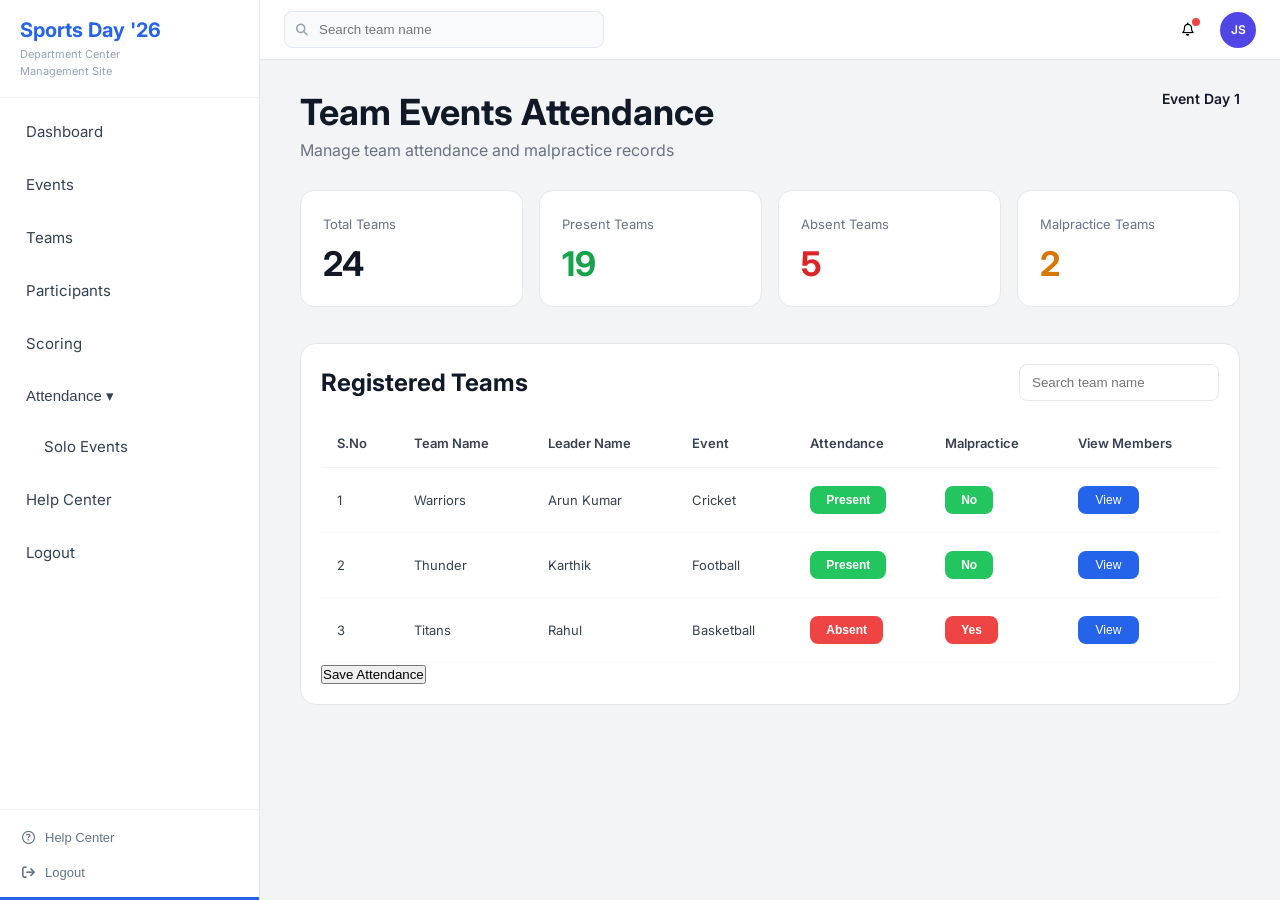
<file: Attendence page/index.html>
<!DOCTYPE html>
<html lang="en">
<head>
    <meta charset="UTF-8">
    <meta name="viewport" content="width=device-width, initial-scale=1.0">
    <title>Sports Day Attendance</title>

    <link href="https://fonts.googleapis.com/css2?family=Inter:wght@400;500;600;700&display=swap" rel="stylesheet">

    <link rel="stylesheet"
    href="https://cdnjs.cloudflare.com/ajax/libs/font-awesome/6.5.1/css/all.min.css">

    <link rel="stylesheet" href="style.css">
</head>

<body>

<div class="app">

    <!-- SIDEBAR -->

    <aside class="sidebar">

        <!-- LOGO -->

        <div class="sidebar-brand">

            <div class="brand-text">
                <h2>Sports Day '26</h2>

                <p>
                    Department Center <br>
                    Management Site
                </p>
            </div>

        </div>
     
        <!-- NAVIGATION -->
           <nav class="sidebar-nav">
  <a href="../Event_Dash_Schedule.html">Dashboard</a>
  <a href="../Event_Dash_Schedule.html">Events</a>
  <a href="../Event_Dash_Schedule.html">Teams</a>
  <a href="../Event_Dash_Schedule.html">Participants</a>
  <a href="../SportsProject/scoring.html">Scoring</a>

  <div class="dropdown">
    <button class="drop-btn">Attendance ▾</button>
    <div class="drop-menu">
      <a href="../attendence page3/index.html">Solo Events</a>
    </div>
  </div>

  <a href="../SportsProject/scoring.html">Help Center</a>
  <a href="../Event_Dash_Schedule.html">Logout</a>
</nav>
            
        <!-- FOOTER -->

        <div class="sidebar-footer">

            <button class="footer-btn">
                <i class="fa-regular fa-circle-question"></i>
                <span>Help Center</span>
            </button>

            <button class="footer-btn">
                <i class="fa-solid fa-arrow-right-from-bracket"></i>
                <span>Logout</span>
            </button>

        </div>

    </aside>

    <!-- MAIN CONTENT -->

    <main class="main-content">

        <!-- TOPBAR -->

        <header class="topbar">

            <div class="search-box">

                <i class="fa-solid fa-magnifying-glass"></i>

                <input type="text"
                placeholder="Search team name">

            </div>

            <div class="topbar-right">

                <button class="notification-btn">
                    <i class="fa-regular fa-bell"></i>
                    <span class="dot"></span>
                </button>

                <div class="profile-avatar">
                    JS
                </div>

            </div>

        </header>

        <!-- PAGE CONTENT -->

        <section class="page-wrapper">

            <!-- PAGE HEADER -->

            <div class="page-header">

                <div>
                    <h1>Team Events Attendance</h1>

                    <p>
                        Manage team attendance and malpractice records
                    </p>
                </div>

                <h4>Event Day 1</h4>

            </div>

            <!-- STATS -->

            <div class="stats-grid">

                <div class="stat-card">
                    <span>Total Teams</span>
                    <h2>24</h2>
                </div>

                <div class="stat-card green">
                    <span>Present Teams</span>
                    <h2>19</h2>
                </div>

                <div class="stat-card red">
                    <span>Absent Teams</span>
                    <h2>5</h2>
                </div>

                <div class="stat-card orange">
                    <span>Malpractice Teams</span>
                    <h2>2</h2>
                </div>

            </div>

            <!-- TABLE CARD -->

            <div class="table-card">

                <div class="table-header">

                    <h3>Registered Teams</h3>

                    <input type="text"
                    placeholder="Search team name">

                </div>

                <!-- TABLE -->

                <table>

                    <thead>

                        <tr>
                            <th>S.No</th>
                            <th>Team Name</th>
                            <th>Leader Name</th>
                            <th>Event</th>
                            <th>Attendance</th>
                            <th>Malpractice</th>
                            <th>View Members</th>
                        </tr>

                    </thead>

                    <tbody>

                        <tr>

                            <td>1</td>
                            <td>Warriors</td>
                            <td>Arun Kumar</td>
                            <td>Cricket</td>

                            <td>
                                <button class="status-btn present"
                                    onclick="toggleAttendance(this)">
                                    Present
                                </button>
                            </td>

                            <td>
                                <button class="status-btn no">
                                    No
                                </button>
                            </td>

                            <td>
                                <button class="view-btn">
                                    View
                                </button>
                            </td>

                        </tr>

                        <tr>

                            <td>2</td>
                            <td>Thunder</td>
                            <td>Karthik</td>
                            <td>Football</td>

                            <td>
                                <button class="status-btn present"
                                    onclick="toggleAttendance(this)">
                                    Present
                                </button>
                            </td>

                            <td>
                                <button class="status-btn no">
                                    No
                                </button>
                            </td>

                            <td>
                                <button class="view-btn">
                                    View
                                </button>
                            </td>

                        </tr>

                        <tr>

                            <td>3</td>
                            <td>Titans</td>
                            <td>Rahul</td>
                            <td>Basketball</td>

                            <td>
                                <button class="status-btn absent"
                                    onclick="toggleAttendance(this)">
                                    Absent
                                </button>
                            </td>

                            <td>
                                <button class="status-btn yes">
                                    Yes
                                </button>
                            </td>

                            <td>
                                <button class="view-btn">
                                    View
                                </button>
                            </td>

                        </tr>

                    </tbody>

                </table>

                <!-- SAVE BUTTON -->

                <div class="save_color"></div>
                <button onclick="window.location.href='../Attendence page2/index.html'">
                      <center>Save Attendance</center>
                </button>
               </div> 

            </div>

        </section>

    </main>

</div>

<script>

function toggleAttendance(button){

    if(button.classList.contains("present")){

        button.classList.remove("present");
        button.classList.add("absent");

        button.innerText = "Absent";

    }

    else{

        button.classList.remove("absent");
        button.classList.add("present");

        button.innerText = "Present";

    }

}

</script>

</body>
</html>
</file>
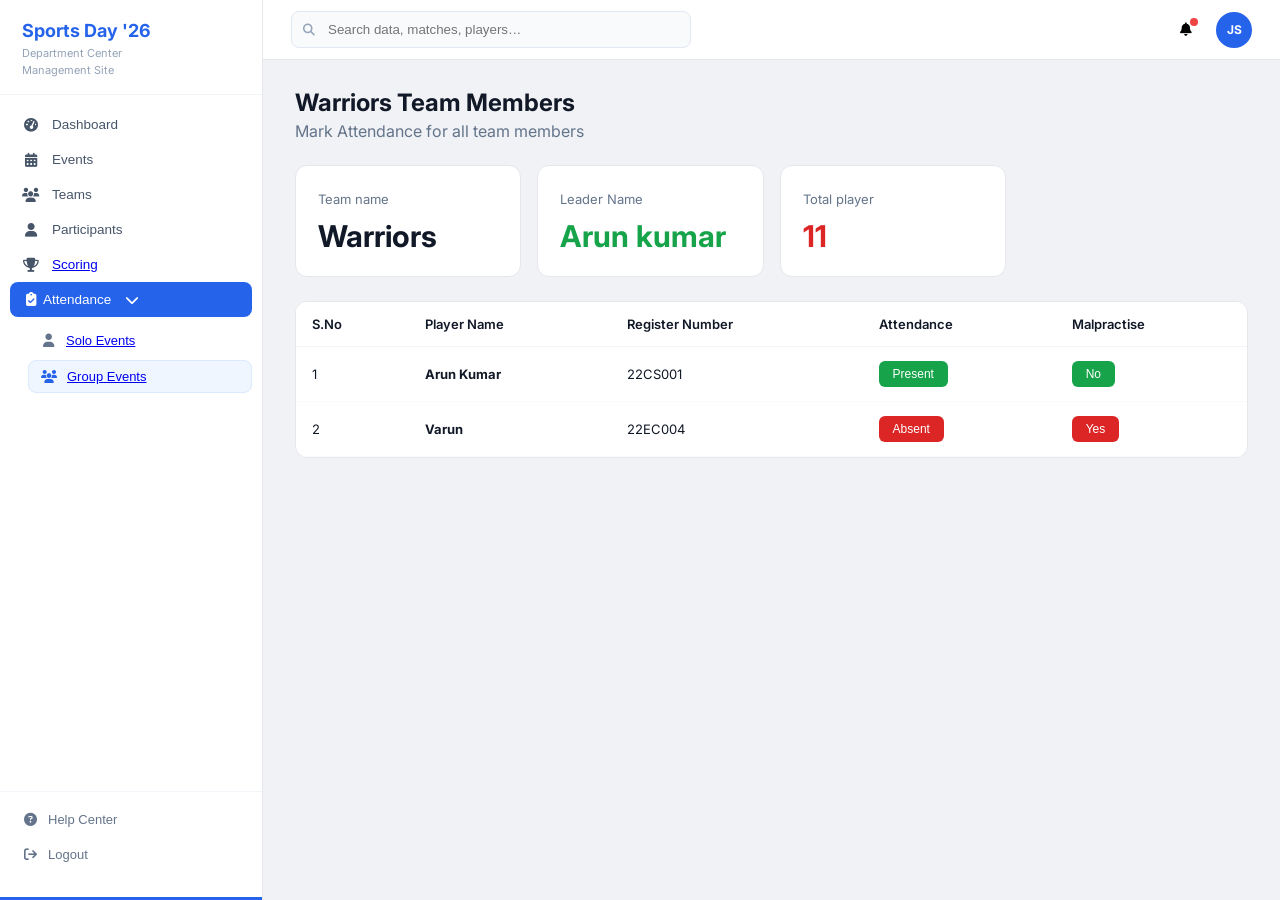
<file: Attendence page2/index.html>
<!DOCTYPE html>
<html lang="en">
<head>
  <meta charset="UTF-8"/>
  <meta name="viewport" content="width=device-width, initial-scale=1.0"/>

  <title>Sports Day Dashboard</title>

  <!-- Google Font -->
  <link href="https://fonts.googleapis.com/css2?family=Inter:wght@400;500;600;700&display=swap" rel="stylesheet"/>

  <!-- Font Awesome -->
  <link href="https://cdnjs.cloudflare.com/ajax/libs/font-awesome/6.5.0/css/all.min.css" rel="stylesheet"/>

  <!-- CSS -->
  <link rel="stylesheet" href="style.css"/>
</head>

<body>
<div class="app">

  <!-- SIDEBAR -->
  <aside class="sidebar">

    <!-- Brand -->
    <div class="sidebar-brand">

      <div class="brand-text">
        <h2>Sports Day '26</h2>
        <p>Department Center<br>Management Site</p>
      </div>

    </div>

    <!-- Navigation -->
    <nav class="sidebar-nav">

      <button class="nav-btn">
        <i class="fas fa-gauge-high"></i>
        Dashboard
      </button>

      <button class="nav-btn">
        <i class="fas fa-calendar-days"></i>
        Events
      </button>

      <button class="nav-btn">
        <i class="fas fa-users"></i>
        Teams
      </button>

      <button class="nav-btn">
        <i class="fas fa-user"></i>
        Participants
      </button>
      <button class="nav-btn">
        <i class="fas fa-trophy"></i>
        <a href="../SportsProject/scoring.html">Scoring</a>
      </button>

      <!-- Attendance with Submenu -->
      <div class="nav-group active">

        <button class="nav-btn active submenu-toggle">

          <div class="nav-left">
            <i class="fas fa-clipboard-check"></i>
            <span>Attendance</span>
          </div>

          <i class="fas fa-chevron-down submenu-arrow"></i>

        </button>

        <!-- Submenu -->
        <div class="submenu">

          <button class="submenu-btn active">
            <i class="fas fa-user"></i>
            <a href="../attendence page3/index.html">Solo Events</a>
          </button>

          <button class="submenu-grp">
            <i class="fas fa-users"></i>
            <a href="../Attendence page/index.html">Group Events</a>
          </button>

        </div>

      </div>

    </nav>

    <!-- Footer -->
    <div class="sidebar-footer">

      <button class="footer-btn">
        <i class="fas fa-circle-question"></i>
        Help Center
      </button>

      <button class="footer-btn">
        <i class="fas fa-arrow-right-from-bracket"></i>
        Logout
      </button>

    </div>

  </aside>

  <!-- MAIN CONTENT -->
  <main class="main-content">

    <!-- Topbar -->
    <header class="topbar">

      <div class="search-box">
        <i class="fas fa-magnifying-glass"></i>
        <input type="text" placeholder="Search data, matches, players…"/>
      </div>

      <div class="topbar-right">

        <button class="notification-btn">
          <i class="fas fa-bell"></i>
          <span class="dot"></span>
        </button>

        <div class="profile-avatar">
          JS
        </div>

      </div>

    </header>

    <!-- Page -->
    <div class="page-wrapper">

      <!-- Header -->
      <div class="page-header">
        <h1>Warriors Team Members</h1>
        <p>Mark Attendance for all team members</p>
      </div>

      <!-- Stats -->
      <div class="stats-grid">

        <div class="stat-card">
          <span>Team name</span>
          <h2>Warriors</h2>
        </div>

        <div class="stat-card green">
          <span>Leader Name</span>
          <h2>Arun kumar</h2>
        </div>

        <div class="stat-card red">
          <span>Total player</span>
          <h2>11</h2>
        </div>

        

      </div>

      <!-- Table Card -->
      <div class="table-card">

        <table>

          <thead>
            <tr>
              <th>S.No</th>
              <th>Player Name</th>
              <th>Register Number</th>
            
              <th>Attendance</th>
              <th>Malpractise</th>
            </tr>
          </thead>

          <tbody>

            <tr>
              <td>1</td>
              <td><strong>Arun Kumar</strong></td>
              <td>22CS001</td>
             

              <!-- CHANGEABLE PRESENT / ABSENT -->
              <td>
                <button class="status-btn present"
                  onclick="toggleAttendance(this)">
                  Present
                </button>
              </td>

              <td>
                <button class="status-btn no">
                  No
                </button>
              </td>
            </tr>

            <tr>
              <td>2</td>
              <td><strong>Varun</strong></td>
              <td>22EC004</td>
              

              <td>
                <button class="status-btn absent"
                  onclick="toggleAttendance(this)">
                  Absent
                </button>
              </td>

              <td>
                <button class="status-btn yes">
                  Yes
                </button>
              </td>
            </tr>

          </tbody>

        </table>

      </div>

    </div>

  </main>

</div>

<script>

function toggleAttendance(button){

    if(button.classList.contains("present")){

        button.classList.remove("present");
        button.classList.add("absent");

        button.innerText = "Absent";

    }else{

        button.classList.remove("absent");
        button.classList.add("present");

        button.innerText = "Present";
    }
}

</script>

</body>
</html>
</file>
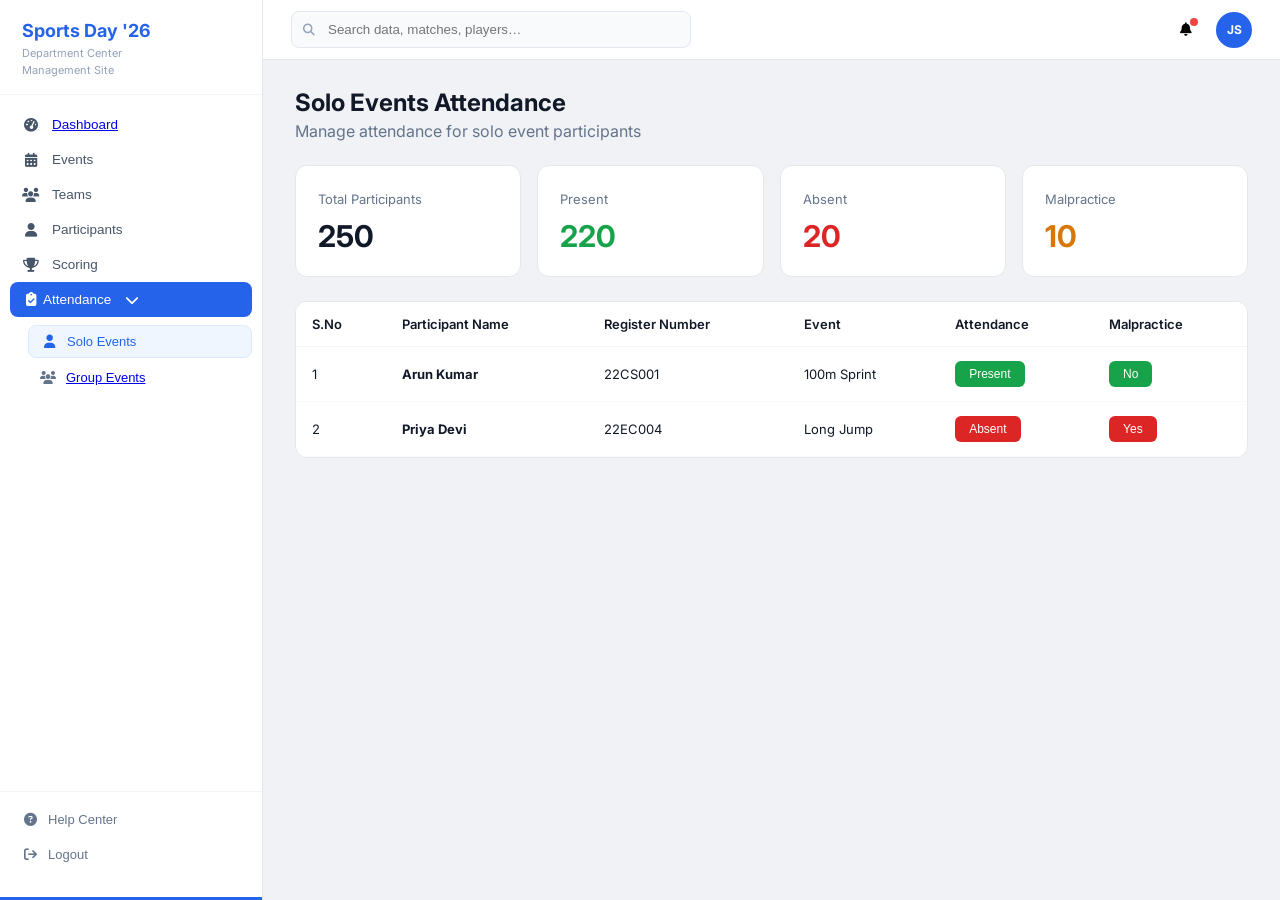
<file: Attendence page3/index.html>
<!DOCTYPE html>
<html lang="en">
<head>
  <meta charset="UTF-8"/>
  <meta name="viewport" content="width=device-width, initial-scale=1.0"/>

  <title>Sports Day Dashboard</title>

  <!-- Google Font -->
  <link href="https://fonts.googleapis.com/css2?family=Inter:wght@400;500;600;700&display=swap" rel="stylesheet"/>

  <!-- Font Awesome -->
  <link href="https://cdnjs.cloudflare.com/ajax/libs/font-awesome/6.5.0/css/all.min.css" rel="stylesheet"/>

  <!-- CSS -->
  <link rel="stylesheet" href="style.css"/>
</head>

<body>
<div class="app">

  <!-- SIDEBAR -->
  <aside class="sidebar">

    <!-- Brand -->
    <div class="sidebar-brand">

      <div class="brand-text">
        <h2>Sports Day '26</h2>
        <p>Department Center<br>Management Site</p>
      </div>

    </div>

    <!-- Navigation -->
    <nav class="sidebar-nav">

      <button class="nav-btn">
        <i class="fas fa-gauge-high"></i>
        <a href="../Event_Dash_Schedule.html">Dashboard</a>
      </button>

      <button class="nav-btn">
        <i class="fas fa-calendar-days"></i>
        Events
      </button>

      <button class="nav-btn">
        <i class="fas fa-users"></i>
        Teams
      </button>

      <button class="nav-btn">
        <i class="fas fa-user"></i>
        Participants
      </button>
       <button class="nav-btn">
        <i class="fas fa-trophy"></i>
        Scoring
      </button>

      <!-- Attendance with Submenu -->
      <div class="nav-group active">

        <button class="nav-btn active submenu-toggle">

          <div class="nav-left">
            <i class="fas fa-clipboard-check"></i>
            <span>Attendance</span>
          </div>

          <i class="fas fa-chevron-down submenu-arrow"></i>

        </button>

        <!-- Submenu -->
        <div class="submenu">

          <button class="submenu-btn active">
            <i class="fas fa-user"></i>
           Solo Events
          </button>

          <button class="submenu-btn">
            <i class="fas fa-users"></i>
           <a href="../Attendence page/index.html"> Group Events</a>
          </button>

        </div>

      </div>

    </nav>

    <!-- Footer -->
    <div class="sidebar-footer">

      <button class="footer-btn">
        <i class="fas fa-circle-question"></i>
        Help Center
      </button>

      <button class="footer-btn">
        <i class="fas fa-arrow-right-from-bracket"></i>
        Logout
      </button>

    </div>

  </aside>

  <!-- MAIN CONTENT -->
  <main class="main-content">

    <!-- Topbar -->
    <header class="topbar">

      <div class="search-box">
        <i class="fas fa-magnifying-glass"></i>
        <input type="text" placeholder="Search data, matches, players…"/>
      </div>

      <div class="topbar-right">

        <button class="notification-btn">
          <i class="fas fa-bell"></i>
          <span class="dot"></span>
        </button>

        <div class="profile-avatar">
          JS
        </div>

      </div>

    </header>

    <!-- Page -->
    <div class="page-wrapper">

      <!-- Header -->
      <div class="page-header">
        <h1>Solo Events Attendance</h1>
        <p>Manage attendance for solo event participants</p>
      </div>

      <!-- Stats -->
      <div class="stats-grid">

        <div class="stat-card">
          <span>Total Participants</span>
          <h2>250</h2>
        </div>

        <div class="stat-card green">
          <span>Present</span>
          <h2>220</h2>
        </div>

        <div class="stat-card red">
          <span>Absent</span>
          <h2>20</h2>
        </div>

        <div class="stat-card orange">
          <span>Malpractice</span>
          <h2>10</h2>
        </div>

      </div>

      <!-- Table Card -->
      <div class="table-card">

        <table>

          <thead>
            <tr>
              <th>S.No</th>
              <th>Participant Name</th>
              <th>Register Number</th>
              <th>Event</th>
              <th>Attendance</th>
              <th>Malpractice</th>
            </tr>
          </thead>

          <tbody>

            <tr>
              <td>1</td>
              <td><strong>Arun Kumar</strong></td>
              <td>22CS001</td>
              <td>100m Sprint</td>

              <!-- CHANGEABLE PRESENT / ABSENT -->
              <td>
                <button class="status-btn present"
                  onclick="toggleAttendance(this)">
                  Present
                </button>
              </td>

              <td>
                <button class="status-btn no">
                  No
                </button>
              </td>
            </tr>

            <tr>
              <td>2</td>
              <td><strong>Priya Devi</strong></td>
              <td>22EC004</td>
              <td>Long Jump</td>

              <td>
                <button class="status-btn absent"
                  onclick="toggleAttendance(this)">
                  Absent
                </button>
              </td>

              <td>
                <button class="status-btn yes">
                  Yes
                </button>
              </td>
            </tr>

          </tbody>

        </table>

      </div>

    </div>

  </main>

</div>

<script>

function toggleAttendance(button){

    if(button.classList.contains("present")){

        button.classList.remove("present");
        button.classList.add("absent");

        button.innerText = "Absent";

    }else{

        button.classList.remove("absent");
        button.classList.add("present");

        button.innerText = "Present";
    }
}

</script>

</body>
</html>
</file>
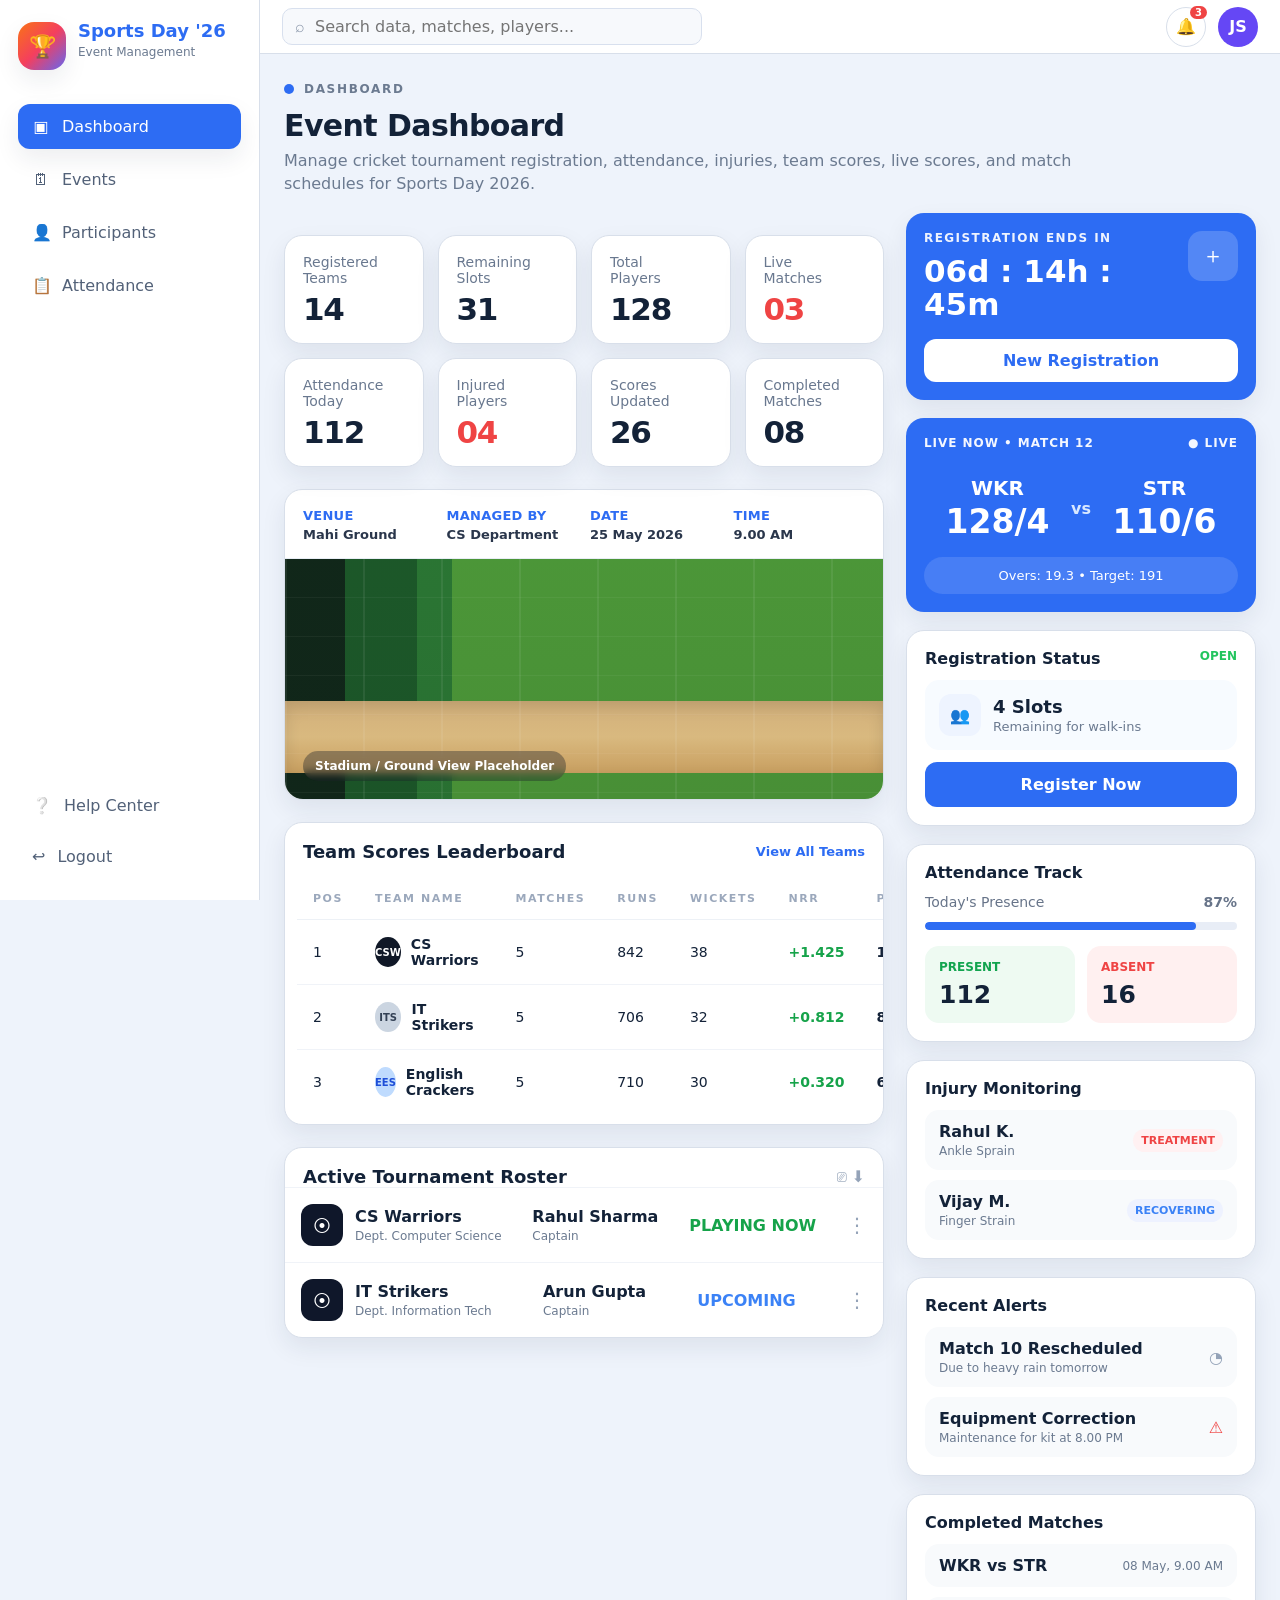
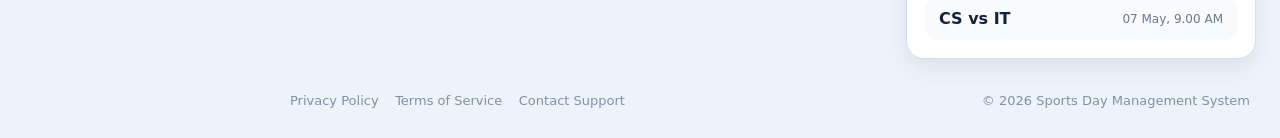
<file: Event_Dash_Schedule.html>
<!DOCTYPE html>
<html lang="en">
<head>
  <meta charset="UTF-8" />
  <meta name="viewport" content="width=device-width, initial-scale=1.0" />
  <title>Sports Day '26 | Event Dashboard & Schedule</title>
  <style>
    :root{
      --bg:#eef3fb;
      --panel:#ffffff;
      --text:#132238;
      --muted:#6b7a90;
      --line:#d8dfea;
      --blue:#2d6cf3;
      --blue-dark:#245de0;
      --green:#22c55e;
      --red:#ef4444;
      --amber:#f59e0b;
      --shadow:0 10px 24px rgba(20,35,60,.08);
      --radius:22px;
      --sidebar:260px;
    }
    *{box-sizing:border-box}
    html,body{margin:0;height:100%;font-family:Inter,system-ui,-apple-system,Segoe UI,Roboto,Arial,sans-serif;color:var(--text);background:var(--bg)}
    button,input{font:inherit}
    .app{min-height:100vh;display:flex}
    .sidebar{
      width:var(--sidebar);background:#fff;border-right:1px solid var(--line);
      padding:22px 18px;display:flex;flex-direction:column;justify-content:space-between;
      position:sticky;top:0;height:100vh
    }
    .brand{display:flex;gap:12px;align-items:flex-start;margin-bottom:34px}
    .brand-badge{
      width:48px;height:48px;border-radius:16px;background:linear-gradient(135deg,#f97316,#f43f5e,#6366f1);
      display:grid;place-items:center;color:#fff;font-size:22px;box-shadow:var(--shadow)
    }
    .brand h1{margin:0;font-size:18px;line-height:1.05;color:var(--blue);font-weight:800}
    .brand p{margin:4px 0 0;font-size:12px;color:var(--muted)}
    .nav{display:flex;flex-direction:column;gap:8px}
    .nav button{
      border:0;background:transparent;padding:13px 14px;border-radius:12px;
      display:flex;align-items:center;gap:12px;color:#526178;cursor:pointer;text-align:left
    }
    .nav button.active{background:var(--blue);color:#fff;box-shadow:var(--shadow)}
    .nav .icon{width:18px;text-align:center;flex:0 0 18px}
    .sidebar-bottom{display:flex;flex-direction:column;gap:8px}
    .sidebar-bottom button{
      border:0;background:transparent;padding:12px 14px;border-radius:12px;
      display:flex;align-items:center;gap:12px;color:#526178;cursor:pointer;text-align:left
    }

    .main{flex:1;min-width:0}
    .topbar{
      height:54px;background:#fff;border-bottom:1px solid var(--line);
      display:flex;align-items:center;justify-content:space-between;padding:0 22px 0 22px;position:sticky;top:0;z-index:10
    }
    .search{
      width:min(420px,52vw);display:flex;align-items:center;gap:10px;background:#f7f9fc;border:1px solid #d8e0ee;
      border-radius:10px;padding:6px 12px;color:#8a97aa
    }
    .search input{border:0;outline:none;background:transparent;width:100%;padding:2px 0;color:var(--text)}
    .top-actions{display:flex;align-items:center;gap:12px}
    .bell{
      width:40px;height:40px;border-radius:50%;display:grid;place-items:center;background:#fff;border:1px solid var(--line);position:relative
    }
    .badge{
      position:absolute;right:-2px;top:-2px;background:#ef4444;color:#fff;border-radius:999px;padding:1px 5px;font-size:10px;font-weight:700
    }
    .avatar{width:40px;height:40px;border-radius:50%;background:#6547f5;color:#fff;display:grid;place-items:center;font-weight:700}
    .content{padding:28px 24px 30px}
    .screen{display:none}
    .screen.active{display:block}
    .headline h2{margin:0;font-size:30px;letter-spacing:-.02em}
    .headline p{margin:6px 0 0;color:var(--muted);line-height:1.45;max-width:820px}
    .grid-dashboard{display:grid;grid-template-columns:minmax(0,1fr) 350px;gap:22px;margin-top:18px}
    .cards-row{display:grid;grid-template-columns:repeat(4,minmax(0,1fr));gap:14px}
    .metric{
      background:var(--panel);border:1px solid var(--line);border-radius:18px;padding:18px;box-shadow:var(--shadow);min-height:102px
    }
    .metric .label{font-size:14px;color:#69788f}
    .metric .value{margin-top:8px;font-size:31px;font-weight:800;line-height:1;letter-spacing:-.04em}
    .metric .value.red{color:var(--red)}
    .panel{background:var(--panel);border:1px solid var(--line);border-radius:18px;box-shadow:var(--shadow)}
    .venue-panel .meta{
      display:grid;grid-template-columns:repeat(4,1fr);border-bottom:1px solid #e8edf5;padding:18px 18px 16px;gap:12px
    }
    .meta .k{font-size:13px;color:var(--blue);font-weight:800;letter-spacing:.02em;text-transform:uppercase}
    .meta .v{margin-top:4px;font-size:13px;font-weight:700;color:#2a364b}
    .venue-image{
      height:240px;margin:0;position:relative;overflow:hidden;border-radius:0 0 18px 18px;
      background:
        linear-gradient(180deg, rgba(10,20,18,.05), rgba(10,20,18,.10)),
        linear-gradient(90deg,#11281a 0 10%, #1d5b2a 10% 22%, #2c7a35 22% 28%, #4f9d3a 28% 100%);
    }
    .venue-image::before{
      content:"";position:absolute;inset:auto 0 26px 0;height:72px;
      background:linear-gradient(180deg,#d2b07b,#d9b97f 50%,#c89f60);
      box-shadow:inset 0 6px 16px rgba(0,0,0,.12)
    }
    .venue-image::after{
      content:"";position:absolute;inset:0;background:
        linear-gradient(transparent 0 0),
        repeating-linear-gradient(90deg, rgba(255,255,255,.12) 0 2px, transparent 2px 78px),
        repeating-linear-gradient(180deg, transparent 0 38px, rgba(255,255,255,.08) 38px 39px);
      opacity:.6
    }
    .venue-image .label{
      position:absolute;left:18px;bottom:18px;z-index:1;color:#fff;background:rgba(17,24,39,.35);
      padding:8px 12px;border-radius:999px;font-size:12px;font-weight:700;backdrop-filter:blur(5px)
    }
    .right-col{display:flex;flex-direction:column;gap:18px}
    .blue-card{
      background:var(--blue);color:#fff;border-radius:18px;padding:18px;box-shadow:var(--shadow)
    }
    .blue-card .top{display:flex;justify-content:space-between;gap:12px;align-items:flex-start}
    .blue-card .title{font-size:12px;font-weight:800;letter-spacing:.12em;text-transform:uppercase;opacity:.92}
    .blue-card .timer{font-size:31px;font-weight:800;line-height:1.06;margin-top:10px}
    .new-btn{
      width:100%;margin-top:18px;background:#fff;color:var(--blue);border:0;border-radius:12px;padding:12px 14px;font-weight:800;cursor:pointer
    }
    .live-match .live-head{display:flex;justify-content:space-between;align-items:center;font-size:12px;font-weight:800;letter-spacing:.08em;text-transform:uppercase;opacity:.95}
    .live-match .scoreline{display:grid;grid-template-columns:1fr auto 1fr;align-items:center;text-align:center;margin-top:26px}
    .live-match .team{font-size:20px;font-weight:800}
    .live-match .score{font-size:33px;font-weight:900;margin-top:2px}
    .live-match .vs{color:#d8e8ff;font-weight:700}
    .live-match .overs{
      margin-top:16px;padding:11px 16px;border-radius:999px;background:rgba(255,255,255,.12);text-align:center;font-size:13px
    }
    .card-title{font-size:16px;font-weight:800;margin:0 0 12px}
    .status-open{color:var(--green);font-size:12px;font-weight:800}
    .status-row{display:flex;align-items:flex-start;justify-content:space-between;gap:10px;margin-bottom:12px}
    .status-box{
      display:flex;align-items:center;gap:12px;background:#f7fbff;border-radius:14px;padding:14px;margin-bottom:12px
    }
    .status-icon{
      width:42px;height:42px;border-radius:12px;background:#eef4ff;color:var(--blue);display:grid;place-items:center;font-weight:900
    }
    .status-box .big{font-size:18px;font-weight:800;margin:0}
    .status-box .small{margin:2px 0 0;color:var(--muted);font-size:13px}
    .action-btn{
      width:100%;border:0;border-radius:12px;padding:13px 14px;background:var(--blue);color:#fff;font-weight:800;cursor:pointer
    }
    .attendance .bar{height:8px;background:#e8edf6;border-radius:999px;overflow:hidden;margin:12px 0 16px}
    .attendance .fill{height:100%;width:87%;background:var(--blue);border-radius:999px}
    .split{display:grid;grid-template-columns:1fr 1fr;gap:12px}
    .mini{border-radius:14px;padding:14px;background:#fff}
    .mini.present{background:#eefaf2}
    .mini.absent{background:#fff0f0}
    .mini .label{font-size:12px;font-weight:800;text-transform:uppercase}
    .mini .num{font-size:25px;font-weight:900;margin-top:6px}
    .mini.present .label{color:#12a44f}
    .mini.absent .label{color:#ef4444}
    .injury-item,.alert-item,.match-item,.roster-item{
      display:flex;justify-content:space-between;align-items:center;gap:12px;padding:12px 14px;border-radius:14px;background:#f8fafc
    }
    .injury-stack{display:grid;gap:10px}
    .small-name{font-weight:800}
    .small-sub{font-size:12px;color:var(--muted);margin-top:3px}
    .tag{font-size:11px;font-weight:800;padding:5px 8px;border-radius:999px}
    .tag.treat{background:#fff1f2;color:#ef4444}
    .tag.recover{background:#eef2ff;color:#3b82f6}
    .leaderboard{padding:0}
    .section-header{display:flex;justify-content:space-between;align-items:center;padding:18px 18px 0}
    .section-header h3{margin:0;font-size:18px}
    .section-link{font-size:13px;color:var(--blue);font-weight:800}
    table{width:100%;border-collapse:collapse;margin-top:16px}
    thead th{
      text-align:left;padding:14px 16px;font-size:11px;letter-spacing:.14em;color:#9ba8bc;text-transform:uppercase;font-weight:800;border-bottom:1px solid #edf1f6
    }
    tbody td{padding:16px;border-top:1px solid #f0f3f8;font-size:14px}
    .team-pill{
      display:inline-grid;place-items:center;width:30px;height:30px;border-radius:50%;background:#101827;color:#fff;font-size:10px;font-weight:800;margin-right:10px;vertical-align:middle
    }
    .row-team{display:flex;align-items:center;font-weight:800}
    .nrr{color:#16a34a;font-weight:800}
    .roster .item{padding:16px;border-top:1px solid #f0f3f8;display:flex;justify-content:space-between;align-items:center;gap:12px}
    .roster .item:first-of-type{border-top:0}
    .team-icon{
      width:42px;height:42px;border-radius:12px;background:#0f172a;color:#fff;display:grid;place-items:center;font-size:18px
    }
    .dept{font-size:12px;color:var(--muted);margin-top:3px}
    .team-meta{display:flex;align-items:center;gap:12px}
    .three{font-size:20px;color:#94a3b8}
    .side-stack{display:grid;gap:18px}

    /* schedule */
    .toolbar{
      margin-top:24px;background:#fff;border:1px solid var(--line);border-radius:18px;padding:18px;box-shadow:var(--shadow);
      display:flex;justify-content:space-between;align-items:center;gap:16px;flex-wrap:wrap
    }
    .toolbar .search{width:min(360px,100%)}
    .filters{display:flex;gap:12px;flex-wrap:wrap}
    .chip{
      border:1px solid #dce4f0;background:#fff;color:#1f2937;border-radius:12px;padding:11px 24px;font-weight:700;cursor:pointer
    }
    .chip.active{background:var(--blue);color:#fff;border-color:var(--blue)}
    .outline{
      border:1px solid #9fb8ff;background:#fff;color:var(--blue);border-radius:12px;padding:11px 16px;font-weight:800;cursor:pointer
    }
    .event-list{display:grid;gap:26px;margin-top:26px}
    .event-card{
      background:#fff;border:1px solid var(--line);border-radius:22px;box-shadow:var(--shadow);
      display:grid;grid-template-columns:220px 1fr 160px;gap:18px;align-items:center;padding:16px
    }
    .event-image{
      height:142px;border-radius:18px;position:relative;overflow:hidden;color:#fff;
      display:flex;align-items:flex-end;padding:14px;font-size:12px;font-weight:700;letter-spacing:.03em
    }
    .event-image::before{
      content:"";position:absolute;inset:0;background:linear-gradient(135deg,rgba(255,255,255,.14),rgba(255,255,255,.02))
    }
    .event-image.track{background:
      radial-gradient(circle at 40% 32%, rgba(255,255,255,.25), transparent 18%),
      linear-gradient(135deg,#1f2937,#0f172a 46%, #6b7280);
    }
    .event-image.basket{background:
      radial-gradient(circle at 55% 30%, rgba(255,255,255,.2), transparent 14%),
      linear-gradient(135deg,#2a1b11,#8b4a16 60%,#c98b3d);
    }
    .event-image.cricket{background:
      radial-gradient(circle at 50% 22%, rgba(255,255,255,.2), transparent 18%),
      linear-gradient(135deg,#0e3c28,#1f7a37 55%,#7ac04d);
    }
    .event-image.jump{background:
      radial-gradient(circle at 45% 28%, rgba(255,255,255,.28), transparent 14%),
      linear-gradient(135deg,#1b2148,#4f46e5 55%,#d946ef);
    }
    .event-image .overlay{
      position:absolute;left:0;right:0;bottom:0;padding:16px 14px 12px;
      background:linear-gradient(180deg,transparent,rgba(0,0,0,.58))
    }
    .event-image .overlay small{display:block;color:#e8eef7;font-weight:700}
    .event-image .overlay strong{display:block;margin-top:4px;font-size:22px;line-height:1}
    .event-title{font-size:25px;margin:0;font-weight:900;letter-spacing:-.03em}
    .event-meta{margin-top:12px;color:#677489;font-size:14px;display:grid;gap:8px}
    .event-side{display:flex;flex-direction:column;align-items:flex-end;gap:38px}
    .event-status{
      border-radius:999px;padding:10px 18px;font-size:14px;font-weight:800;color:#fff
    }
    .event-status.live{background:#ef4444}
    .event-status.upcoming{background:#f59e0b}
    .event-status.completed{background:#22c55e}
    .view-btn{
      background:var(--blue);color:#fff;border:0;border-radius:12px;padding:12px 18px;font-weight:800;cursor:pointer
    }
    .footer{display:flex;justify-content:space-between;gap:16px;color:#8090a7;font-size:13px;margin-top:34px;padding:0 6px}
    .footer a{color:inherit;text-decoration:none}
    .copyright{white-space:nowrap}
    .screen-label{display:flex;align-items:center;gap:10px;margin-bottom:12px;font-size:12px;color:var(--muted);font-weight:700;letter-spacing:.14em;text-transform:uppercase}
    .screen-label span{display:inline-flex;width:10px;height:10px;border-radius:50%;background:var(--blue)}
    .mobile-toggle{display:none}

    @media (max-width: 1200px){
      .grid-dashboard{grid-template-columns:1fr}
      .right-col,.side-stack{grid-template-columns:repeat(2,minmax(0,1fr));display:grid}
      .cards-row{grid-template-columns:repeat(2,minmax(0,1fr))}
      .event-card{grid-template-columns:180px 1fr;grid-template-areas:"img body" "img side"}
      .event-image{grid-area:img}
      .event-body{grid-area:body}
      .event-side{grid-area:side;align-items:flex-start;gap:14px;flex-direction:row;justify-content:space-between}
    }
    @media (max-width: 860px){
      .sidebar{
        position:fixed;left:0;top:0;transform:translateX(-100%);transition:.2s ease;z-index:30;box-shadow:var(--shadow)
      }
      .sidebar.open{transform:translateX(0)}
      .mobile-toggle{display:inline-grid;place-items:center;border:1px solid var(--line);background:#fff;border-radius:12px;width:42px;height:42px}
      .topbar{padding:0 14px}
      .content{padding:18px 14px 24px}
      .cards-row{grid-template-columns:1fr}
      .right-col,.side-stack{grid-template-columns:1fr}
      .event-card{grid-template-columns:1fr}
      .event-side{flex-direction:column;align-items:flex-start}
      .headline h2{font-size:26px}
    }
  </style>
</head>
<body>
  <div class="app">
    <aside class="sidebar" id="sidebar">
      <div>
        <div class="brand">
          <div class="brand-badge">🏆</div>
          <div>
            <h1>Sports Day '26</h1>
            <p>Event Management</p>
          </div>
        </div>

        <nav class="nav">
          <button class="active" data-page="dashboard"><span class="icon">▣</span> Dashboard</button>
          <button data-page="events"><span class="icon">🗓</span> Events</button>
          <button><span class="icon">👤</span> Participants</button>
          <button onclick="window.location.href='Attendence page/index.html'">
          <span class="icon">📋</span> Attendance
          </button>
        </nav>
      </div>

      <div class="sidebar-bottom">
        <button><span class="icon">❔</span> Help Center</button>
        <button><span class="icon">↩</span> Logout</button>
      </div>
    </aside>

    <main class="main">
      <header class="topbar">
        <div style="display:flex;align-items:center;gap:12px;">
          <button class="mobile-toggle" id="toggleSidebar" aria-label="Open menu">☰</button>
          <div class="search">
            <span>⌕</span>
            <input type="text" placeholder="Search data, matches, players..." />
          </div>
        </div>
        <div class="top-actions">
          <div class="bell">🔔 <span class="badge">3</span></div>
          <div class="avatar">JS</div>
        </div>
      </header>

      <div class="content">
        <section class="screen active" id="dashboardScreen">
          <div class="screen-label"><span></span> Dashboard</div>
          <div class="headline">
            <h2>Event Dashboard</h2>
            <p>Manage cricket tournament registration, attendance, injuries, team scores, live scores, and match schedules for Sports Day 2026.</p>
          </div>

          <div class="grid-dashboard">
            <div>
              <div class="cards-row" style="margin-top:22px;">
                <div class="metric"><div class="label">Registered<br>Teams</div><div class="value">14</div></div>
                <div class="metric"><div class="label">Remaining<br>Slots</div><div class="value">31</div></div>
                <div class="metric"><div class="label">Total<br>Players</div><div class="value">128</div></div>
                <div class="metric"><div class="label">Live<br>Matches</div><div class="value red">03</div></div>
                <div class="metric"><div class="label">Attendance<br>Today</div><div class="value">112</div></div>
                <div class="metric"><div class="label">Injured<br>Players</div><div class="value red">04</div></div>
                <div class="metric"><div class="label">Scores<br>Updated</div><div class="value">26</div></div>
                <div class="metric"><div class="label">Completed<br>Matches</div><div class="value">08</div></div>
              </div>

              <div class="panel venue-panel" style="margin-top:22px;">
                <div class="meta">
                  <div><div class="k">Venue</div><div class="v">Mahi Ground</div></div>
                  <div><div class="k">Managed By</div><div class="v">CS Department</div></div>
                  <div><div class="k">Date</div><div class="v">25 May 2026</div></div>
                  <div><div class="k">Time</div><div class="v">9.00 AM</div></div>
                </div>
                <div class="venue-image">
                  <div class="label">Stadium / Ground View Placeholder</div>
                </div>
              </div>

              <div class="panel leaderboard" style="margin-top:22px;">
                <div class="section-header">
                  <h3>Team Scores Leaderboard</h3>
                  <div class="section-link">View All Teams</div>
                </div>
                <div style="overflow-x:auto;padding:0 12px 10px;">
                  <table>
                    <thead>
                      <tr>
                        <th>Pos</th><th>Team Name</th><th>Matches</th><th>Runs</th><th>Wickets</th><th>NRR</th><th>Points</th>
                      </tr>
                    </thead>
                    <tbody>
                      <tr><td>1</td><td><div class="row-team"><span class="team-pill">CSW</span>CS Warriors</div></td><td>5</td><td>842</td><td>38</td><td class="nrr">+1.425</td><td><b>10</b></td></tr>
                      <tr><td>2</td><td><div class="row-team"><span class="team-pill" style="background:#cbd5e1;color:#334155;">ITS</span>IT Strikers</div></td><td>5</td><td>706</td><td>32</td><td class="nrr">+0.812</td><td><b>8</b></td></tr>
                      <tr><td>3</td><td><div class="row-team"><span class="team-pill" style="background:#bfdbfe;color:#1d4ed8;">EES</span>English Crackers</div></td><td>5</td><td>710</td><td>30</td><td class="nrr">+0.320</td><td><b>6</b></td></tr>
                    </tbody>
                  </table>
                </div>
              </div>

              <div class="panel roster" style="margin-top:22px;">
                <div class="section-header">
                  <h3>Active Tournament Roster</h3>
                  <div style="display:flex;gap:10px;color:#94a3b8;">⎚ ⬇</div>
                </div>
                <div class="item">
                  <div class="team-meta">
                    <div class="team-icon">⦿</div>
                    <div>
                      <div style="font-weight:800;">CS Warriors</div>
                      <div class="dept">Dept. Computer Science</div>
                    </div>
                  </div>
                  <div>
                    <div style="font-weight:800;">Rahul Sharma</div>
                    <div class="dept">Captain</div>
                  </div>
                  <div style="font-weight:800;color:#16a34a;">PLAYING NOW</div>
                  <div class="three">⋮</div>
                </div>
                <div class="item">
                  <div class="team-meta">
                    <div class="team-icon">⦿</div>
                    <div>
                      <div style="font-weight:800;">IT Strikers</div>
                      <div class="dept">Dept. Information Tech</div>
                    </div>
                  </div>
                  <div>
                    <div style="font-weight:800;">Arun Gupta</div>
                    <div class="dept">Captain</div>
                  </div>
                  <div style="font-weight:800;color:#3b82f6;">UPCOMING</div>
                  <div class="three">⋮</div>
                </div>
              </div>
            </div>

            <div class="right-col">
              <div class="blue-card">
                <div class="top">
                  <div>
                    <div class="title">Registration ends in</div>
                    <div class="timer">06d : 14h :<br>45m</div>
                  </div>
                  <div style="width:50px;height:50px;border-radius:14px;background:rgba(255,255,255,.18);display:grid;place-items:center;font-size:22px;">＋</div>
                </div>
                <button class="new-btn">New Registration</button>
              </div>

              <div class="blue-card live-match">
                <div class="live-head">
                  <span>Live Now • Match 12</span>
                  <span>● Live</span>
                </div>
                <div class="scoreline">
                  <div>
                    <div class="team">WKR</div>
                    <div class="score">128/4</div>
                  </div>
                  <div class="vs">vs</div>
                  <div>
                    <div class="team">STR</div>
                    <div class="score">110/6</div>
                  </div>
                </div>
                <div class="overs">Overs: 19.3 • Target: 191</div>
              </div>

              <div class="panel" style="padding:18px;">
                <div class="status-row">
                  <div class="card-title" style="margin:0;">Registration Status</div>
                  <div class="status-open">OPEN</div>
                </div>
                <div class="status-box">
                  <div class="status-icon">👥</div>
                  <div>
                    <p class="big">4 Slots</p>
                    <p class="small">Remaining for walk-ins</p>
                  </div>
                </div>
                <button class="action-btn">Register Now</button>
              </div>

              <div class="panel" style="padding:18px;">
                <div class="card-title">Attendance Track</div>
                <div style="display:flex;justify-content:space-between;color:#677489;font-size:14px;">
                  <span>Today's Presence</span><b>87%</b>
                </div>
                <div class="attendance">
                  <div class="bar"><div class="fill"></div></div>
                </div>
                <div class="split">
                  <div class="mini present"><div class="label">Present</div><div class="num">112</div></div>
                  <div class="mini absent"><div class="label">Absent</div><div class="num">16</div></div>
                </div>
              </div>

              <div class="panel" style="padding:18px;">
                <div class="card-title">Injury Monitoring</div>
                <div class="injury-stack">
                  <div class="injury-item">
                    <div>
                      <div class="small-name">Rahul K.</div>
                      <div class="small-sub">Ankle Sprain</div>
                    </div>
                    <div class="tag treat">TREATMENT</div>
                  </div>
                  <div class="injury-item">
                    <div>
                      <div class="small-name">Vijay M.</div>
                      <div class="small-sub">Finger Strain</div>
                    </div>
                    <div class="tag recover">RECOVERING</div>
                  </div>
                </div>
              </div>

              <div class="panel" style="padding:18px;">
                <div class="card-title">Recent Alerts</div>
                <div class="injury-stack">
                  <div class="alert-item">
                    <div>
                      <div class="small-name">Match 10 Rescheduled</div>
                      <div class="small-sub">Due to heavy rain tomorrow</div>
                    </div>
                    <div style="color:#94a3b8;">◔</div>
                  </div>
                  <div class="alert-item">
                    <div>
                      <div class="small-name">Equipment Correction</div>
                      <div class="small-sub">Maintenance for kit at 8.00 PM</div>
                    </div>
                    <div style="color:#ef4444;">⚠</div>
                  </div>
                </div>
              </div>

              <div class="panel" style="padding:18px;">
                <div class="card-title">Completed Matches</div>
                <div class="injury-stack">
                  <div class="match-item"><b>WKR vs STR</b><span class="small-sub" style="margin:0;">08 May, 9.00 AM</span></div>
                  <div class="match-item"><b>CS vs IT</b><span class="small-sub" style="margin:0;">07 May, 9.00 AM</span></div>
                </div>
              </div>
            </div>
          </div>

          <div class="footer">
            <div><a href="#">Privacy Policy</a> &nbsp;&nbsp; <a href="#">Terms of Service</a> &nbsp;&nbsp; <a href="#">Contact Support</a></div>
            <div class="copyright">© 2026 Sports Day Management System</div>
          </div>
        </section>

        <section class="screen" id="eventsScreen">
          <div class="screen-label"><span></span> Events</div>
          <div class="headline">
            <h2>Event Schedule</h2>
            <p>Manage schedules, venues and event timings.</p>
          </div>

          <div class="cards-row" style="margin-top:22px;">
            <div class="metric"><div class="label">Total Events</div><div class="value">24</div><div class="label" style="margin-top:10px;">Registered Events</div></div>
            <div class="metric"><div class="label">Live Events</div><div class="value">05</div><div class="label" style="margin-top:10px;">Running Now</div></div>
            <div class="metric"><div class="label">Venues</div><div class="value">12</div><div class="label" style="margin-top:10px;">Available Grounds</div></div>
            <div class="metric"><div class="label">Completed</div><div class="value">14</div><div class="label" style="margin-top:10px;">Finished Events</div></div>
          </div>

          <div class="toolbar">
            <div class="search" style="max-width:420px;flex:1;">
              <span>⌕</span>
              <input type="text" placeholder="Search event results..." />
            </div>
            <div class="filters">
              <button class="chip active">All</button>
              <button class="chip">Solo</button>
              <button class="chip">Team</button>
              <button class="chip">Completed</button>
              <button onclick="window.location.href='SportsProject/result.html'">
              Export Report
              </button>
            </div>
          </div>

          <div style="margin-top:16px;">
            <h3 style="margin:0 0 18px;font-size:28px;letter-spacing:-.03em;">Upcoming &amp; Live Events</h3>
            <div class="event-list">
              <article class="event-card">
                <div class="event-image track">
                  <div class="overlay"><small>Individual Track Event</small><strong>100m Sprint</strong></div>
                </div>
                <div class="event-body">
                  <h4 class="event-title">100m Sprint</h4>
                  <div class="event-meta">
                    <div>Venue: Main Athletics Track</div>
                    <div style="display:grid;grid-template-columns:1fr 1fr;gap:8px;">
                      <div>Date: 24 Oct 2026</div>
                      <div>Time: 09:00 AM</div>
                    </div>
                  </div>
                </div>
                <div class="event-side">
                  <div class="event-status live">LIVE</div>
                  <button class="view-btn">View Details</button>
                </div>
              </article>

              <article class="event-card">
                <div class="event-image basket">
                  <div class="overlay"><small>Team Court Event</small><strong>3×3 Basketball</strong></div>
                </div>
                <div class="event-body">
                  <h4 class="event-title">3×3 Basketball</h4>
                  <div class="event-meta">
                    <div>Venue: Indoor Sports Complex</div>
                    <div style="display:grid;grid-template-columns:1fr 1fr;gap:8px;">
                      <div>Date: 26 Oct 2026</div>
                      <div>Time: 08:00 AM</div>
                    </div>
                  </div>
                </div>
                <div class="event-side">
                  <div class="event-status upcoming">Upcoming</div>
                  <button class="view-btn">View Details</button>
                </div>
              </article>

              <article class="event-card">
                <div class="event-image cricket">
                  <div class="overlay"><small>Team Stadium Event</small><strong>Cricket Finals</strong></div>
                </div>
                <div class="event-body">
                  <h4 class="event-title">Cricket Finals</h4>
                  <div class="event-meta">
                    <div>Venue: Mahi Ground</div>
                    <div style="display:grid;grid-template-columns:1fr 1fr;gap:8px;">
                      <div>Date: 28 Oct 2026</div>
                      <div>Time: 07:00 PM</div>
                    </div>
                  </div>
                </div>
                <div class="event-side">
                  <div class="event-status completed">Completed</div>
                  <button class="view-btn">View Details</button>
                </div>
              </article>

              <article class="event-card">
                <div class="event-image jump">
                  <div class="overlay"><small>Individual Field Event</small><strong>High Jump</strong></div>
                </div>
                <div class="event-body">
                  <h4 class="event-title">High Jump</h4>
                  <div class="event-meta">
                    <div>Venue: North Field Arena</div>
                    <div style="display:grid;grid-template-columns:1fr 1fr;gap:8px;">
                      <div>Date: 29 Oct 2026</div>
                      <div>Time: 04:00 PM</div>
                    </div>
                  </div>
                </div>
                <div class="event-side">
                  <div class="event-status upcoming">Upcoming</div>
                  <button class="view-btn">View Details</button>
                </div>
              </article>
            </div>
          </div>

          <div class="footer" style="margin-top:38px;">
            <div></div>
            <div class="copyright">© 2026 Sports Day Management System</div>
          </div>
        </section>
      </div>
    </main>
  </div>

  <script>
    const navButtons = document.querySelectorAll('.nav button[data-page]');
    const dashboard = document.getElementById('dashboardScreen');
    const events = document.getElementById('eventsScreen');
    const toggleSidebar = document.getElementById('toggleSidebar');
    const sidebar = document.getElementById('sidebar');

    function setPage(page){
      navButtons.forEach(btn => btn.classList.toggle('active', btn.dataset.page === page));
      dashboard.classList.toggle('active', page === 'dashboard');
      events.classList.toggle('active', page === 'events');
      window.scrollTo({ top: 0, behavior: 'smooth' });
    }

    navButtons.forEach(btn => btn.addEventListener('click', () => setPage(btn.dataset.page)));
    toggleSidebar?.addEventListener('click', () => sidebar.classList.toggle('open'));

    document.querySelectorAll('.chip').forEach(chip => {
      chip.addEventListener('click', () => {
        document.querySelectorAll('.chip').forEach(c => c.classList.remove('active'));
        chip.classList.add('active');
      });
    });
  </script>
</body>
</html>
</file>
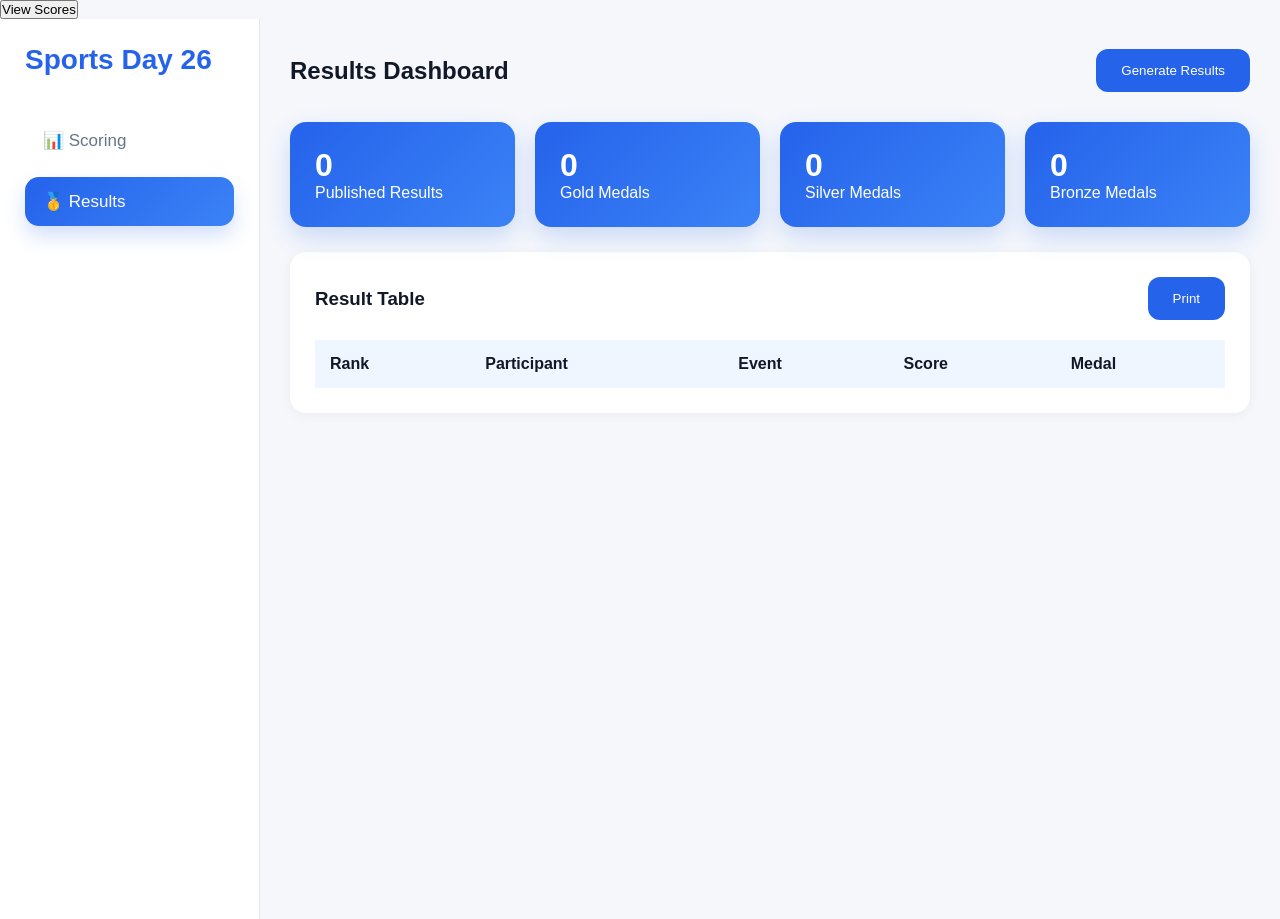
<file: SportsProject/result.html>
<!DOCTYPE html>
<html lang="en">
<head>
<meta charset="UTF-8">
<meta name="viewport" content="width=device-width, initial-scale=1.0">
<title>Results Dashboard</title>

<link rel="stylesheet" href="style.css">
</head>

<body>
<button onclick="window.location.href='scoring.html'">
    View Scores
</button>
<div class="container">

<aside class="sidebar">
    <div class="logo">
        <h2>Sports Day 26</h2>
    </div>

    <ul class="menu">
        <li><a href="scoring.html">📊 Scoring</a></li>
        <li class="active"><a href="#">🥇 Results</a></li>
    </ul>
</aside>

<main class="main-content">

<nav class="navbar">
    <h2>Results Dashboard</h2>

    <button class="btn-primary"
    onclick="generateResults()">
    Generate Results
    </button>
</nav>

<div class="stats-grid">

<div class="stat-card">
<h3 id="published">0</h3>
<p>Published Results</p>
</div>

<div class="stat-card">
<h3 id="gold">0</h3>
<p>Gold Medals</p>
</div>

<div class="stat-card">
<h3 id="silver">0</h3>
<p>Silver Medals</p>
</div>

<div class="stat-card">
<h3 id="bronze">0</h3>
<p>Bronze Medals</p>
</div>

</div>

<section class="card">

<div class="table-header">
<h3>Result Table</h3>

<button class="btn-primary"
onclick="window.print()">
Print
</button>
</div>

<table>
<thead>
<tr>
<th>Rank</th>
<th>Participant</th>
<th>Event</th>
<th>Score</th>
<th>Medal</th>
</tr>
</thead>

<tbody id="resultBody"></tbody>

</table>

</section>

</main>
</div>

<script>

let scores =
JSON.parse(localStorage.getItem("scores")) || [];

function generateResults(){

scores.sort((a,b)=>
Number(b.score)-Number(a.score));

let tbody =
document.getElementById("resultBody");

tbody.innerHTML="";

let gold=0;
let silver=0;
let bronze=0;

scores.forEach((item,index)=>{

let medal="Participant";

if(index===0){
medal="🥇 Gold";
gold++;
}
else if(index===1){
medal="🥈 Silver";
silver++;
}
else if(index===2){
medal="🥉 Bronze";
bronze++;
}

tbody.innerHTML += `
<tr>
<td>${index+1}</td>
<td>${item.participant}</td>
<td>${item.event}</td>
<td>${item.score}</td>
<td>${medal}</td>
</tr>
`;

});

document.getElementById("published").innerText =
scores.length;

document.getElementById("gold").innerText =
gold;

document.getElementById("silver").innerText =
silver;

document.getElementById("bronze").innerText =
bronze;

}

generateResults();

</script>

</body>
</html>
</file>
<file: Attendence page/style.css>
/* =========================
   RESET
========================= */

*{
    margin:0;
    padding:0;
    box-sizing:border-box;
}

body{
    font-family:'Inter', sans-serif;
    background:#f3f4f6;
    color:#111827;
    overflow:hidden;
}

/* =========================
   APP
========================= */

.app{
    display:flex;
    height:100vh;
}

/* =========================
   SIDEBAR
========================= */

.sidebar{
    width:260px;
    background:#ffffff;
    border-right:1px solid #e5e7eb;

    display:flex;
    flex-direction:column;

    position:relative;
}

.sidebar::after{
    content:'';
    position:absolute;
    left:0;
    bottom:0;

    width:100%;
    height:3px;

    background:#2563eb;
}

/* BRAND */

.sidebar-brand{
    padding:18px 20px;
    border-bottom:1px solid #f1f5f9;
}

.brand-text h2{
    font-size:20px;
    font-weight:700;
    color:#2563eb;
}

.brand-text p{
    margin-top:4px;

    font-size:11px;
    line-height:1.5;

    color:#94a3b8;
}

/* NAVIGATION */

.sidebar-nav{
    flex:1;
    padding:12px 10px;
}

.nav-btn{
    width:100%;

    display:flex;
    align-items:center;
    justify-content:space-between;

    padding:10px 12px;

    border:none;
    border-radius:8px;

    background:none;

    cursor:pointer;

    font-size:13px;
    font-weight:500;

    color:#475569;

    margin-bottom:4px;

    transition:0.2s;
}

.nav-left{
    display:flex;
    align-items:center;
    gap:12px;
}

.nav-btn:hover{
    background:#f3f4f6;
}

.nav-btn.active{
    background:#2563eb;
    color:#ffffff;
}

/* SUBMENU */

.nav-group{
    display:flex;
    flex-direction:column;
}

.submenu{
    margin-top:4px;
    padding-left:18px;

    display:flex;
    flex-direction:column;
    gap:4px;
}

.submenu-btn{
    width:100%;

    display:flex;
    align-items:center;
    gap:10px;

    padding:9px 12px;

    border:none;
    border-radius:8px;

    background:transparent;

    font-size:13px;
    font-weight:500;

    color:#64748b;

    cursor:pointer;

    transition:0.2s;
}

/* SOLO EVENTS */

.submenu-btn.active{
    


}

/* GROUP EVENTS */

.submenu-btn.active-group{
    background:#eff6ff;
    color:#2563eb;
    border:1px solid #dbeafe;
}

.submenu-btn:hover{
    background:#f1f5f9;
}

/* FOOTER */

.sidebar-footer{
    padding:10px;
    border-top:1px solid #f1f5f9;
}

.footer-btn{
    width:100%;

    display:flex;
    align-items:center;
    gap:10px;

    padding:10px 12px;

    border:none;
    border-radius:8px;

    background:none;

    cursor:pointer;

    font-size:13px;
    color:#64748b;

    transition:0.2s;
}

.footer-btn:hover{
    background:#f3f4f6;
}

/* =========================
   MAIN CONTENT
========================= */

.main-content{
    flex:1;
    display:flex;
    flex-direction:column;
}

/* TOPBAR */

.topbar{
    height:60px;

    background:#ffffff;

    border-bottom:1px solid #e5e7eb;

    display:flex;
    align-items:center;
    justify-content:space-between;

    padding:0 24px;
}

.search-box{
    width:320px;
    position:relative;
}

.search-box i{
    position:absolute;
    top:50%;
    left:12px;

    transform:translateY(-50%);

    font-size:12px;
    color:#94a3b8;
}

.search-box input{
    width:100%;

    padding:10px 14px 10px 34px;

    border:1px solid #e2e8f0;
    border-radius:8px;

    background:#f8fafc;

    outline:none;
}

.topbar-right{
    display:flex;
    align-items:center;
    gap:14px;
}

.notification-btn{
    width:36px;
    height:36px;

    border:none;
    border-radius:50%;

    background:none;

    position:relative;

    cursor:pointer;
}

.dot{
    position:absolute;
    top:6px;
    right:6px;

    width:8px;
    height:8px;

    border-radius:50%;

    background:#ef4444;
}

.profile-avatar{
    width:36px;
    height:36px;

    border-radius:50%;

    background:#4f46e5;

    display:flex;
    align-items:center;
    justify-content:center;

    color:#ffffff;
    font-size:12px;
    font-weight:600;
}

/* PAGE */

.page-wrapper{
    padding:30px 40px;
    overflow-y:auto;
}

/* PAGE HEADER */

.page-header{
    display:flex;
    align-items:flex-start;
    justify-content:space-between;

    margin-bottom:30px;
}

.page-header h1{
    font-size:36px;
    font-weight:700;
}

.page-header p{
    margin-top:6px;
    color:#6b7280;
}

.page-header h4{
    font-size:14px;
    font-weight:600;
}

/* STATS */

.stats-grid{
    display:grid;
    grid-template-columns:repeat(4,1fr);

    gap:16px;

    margin-bottom:36px;
}

.stat-card{
    background:#ffffff;

    border:1px solid #e5e7eb;
    border-radius:14px;

    padding:22px;
}

.stat-card span{
    font-size:13px;
    color:#6b7280;
}

.stat-card h2{
    margin-top:10px;

    font-size:34px;
    font-weight:700;
}

.green h2{
    color:#16a34a;
}

.red h2{
    color:#dc2626;
}

.orange h2{
    color:#d97706;
}

/* TABLE CARD */

.table-card{
    background:#ffffff;

    border:1px solid #e5e7eb;
    border-radius:16px;

    padding:20px;
}

.table-header{
    display:flex;
    align-items:center;
    justify-content:space-between;

    margin-bottom:18px;
}

.table-header h3{
    font-size:24px;
    font-weight:700;
}

.table-header input{
    width:200px;

    padding:10px 12px;

    border:1px solid #e5e7eb;
    border-radius:8px;

    outline:none;
}

/* TABLE */

table{
    width:100%;
    border-collapse:collapse;
}

th{
    padding:16px;
    text-align:left;

    font-size:13px;
    font-weight:600;

    color:#374151;

    border-bottom:1px solid #f1f5f9;
}

td{
    padding:18px 16px;

    font-size:13px;

    color:#374151;

    border-bottom:1px solid #f8fafc;
}

/* STATUS BUTTON */

.status-btn{
    padding:7px 16px;

    border:none;
    border-radius:8px;

    color:#ffffff;

    font-size:12px;
    font-weight:600;

    cursor:pointer;

    transition:0.2s;
}

/* PRESENT */

.status-btn.present{
    background:#22c55e;
}

/* ABSENT */

.status-btn.absent{
    background:#ef4444;
}

/* YES */

.status-btn.yes{
    background:#ef4444;
}

/* NO */

.status-btn.no{
    background:#22c55e;
}

.status-btn:hover{
    opacity:0.9;
}

/* VIEW BUTTON */

.view-btn{
    padding:7px 18px;

    border:none;
    border-radius:8px;

    background:#2563eb;
    color:#ffffff;

    font-size:12px;
    font-weight:500;

    cursor:pointer;
}

/* SAVE BUTTON */

.save-btn{
    margin-top:24px;

    padding:11px 20px;

    border:none;
    border-radius:8px;

    background:#2563eb;
    color:#ffffff;

    font-size:13px;
    font-weight:500;

    cursor:pointer;
}
/* Sidebar Navigation */

.sidebar-nav {
    display: flex;
    flex-direction: column;
    gap: 10px;
}

.sidebar-nav a,
.drop-btn {
    display: flex;
    align-items: center;
    width: 100%;
    padding: 12px 16px;
    border: none;
    text-decoration: none;
    background: transparent;
    color: #334155;
    font-size: 15px;
    border-radius: 10px;
    cursor: pointer;
}

.sidebar-nav a:hover,
.drop-btn:hover {
    background: #eaf1ff;
}

.drop-menu {
    display: flex;
    flex-direction: column;
    margin-left: 18px;
    gap: 6px;
    margin-top: 8px;
}

.active-link {
    background: #2563eb;
    color: white !important;
}

save_color{
 background: #1156e2;
}
</file>
<file: Attendence page2/style.css>
/* =========================
   RESET
========================= */

*{
    margin:0;
    padding:0;
    box-sizing:border-box;
}

body{
    font-family:'Inter', sans-serif;
    background:#f0f2f5;
    overflow:hidden;
    color:#111827;
}

/* =========================
   APP LAYOUT
========================= */

.app{
    display:flex;
    height:100vh;
}

/* =========================
   SIDEBAR
========================= */

.sidebar{
    width:263px;
    background:#ffffff;
    border-right:1px solid #e5e7eb;

    display:flex;
    flex-direction:column;

    position:relative;
}

/* Bottom Blue Bar */

.sidebar::after{
    content:'';
    position:absolute;
    left:0;
    right:0;
    bottom:0;

    height:3px;
    background:#2563eb;
}

/* =========================
   BRAND
========================= */

.sidebar-brand{
    padding:20px 22px 16px;
    border-bottom:1px solid #f1f5f9;
}

.brand-text h2{
    font-size:18px;
    font-weight:700;
    color:#2563eb;
}

.brand-text p{
    margin-top:4px;

    font-size:11px;
    line-height:1.5;

    color:#94a3b8;
}

/* =========================
   NAVIGATION
========================= */

.sidebar-nav{
    flex:1;
    padding:12px 10px;
}

/* Main Nav */

.nav-btn{
    width:100%;

    display:flex;
    align-items:center;
    justify-content:flex-start;

    gap:12px;

    padding:10px 12px;

    border:none;
    border-radius:8px;

    background:none;

    font-size:13.5px;
    font-weight:500;

    color:#475569;

    cursor:pointer;

    text-align:left;

    transition:0.2s;
}

/* FIX MENU ALIGNMENT */

.nav-btn i{
    width:18px;
    text-align:center;
    flex-shrink:0;
    font-size:14px;
}

.nav-btn span{
    flex:1;
    text-align:left;
}

.nav-btn:hover{
    background:#f3f4f6;
}

.nav-btn.active{
    background:#2563eb;
    color:#ffffff;
}

/* =========================
   SUBMENU
========================= */

.nav-group{
    display:flex;
    flex-direction:column;
    gap:4px;
}

.submenu{
    display:flex;
    flex-direction:column;

    gap:4px;

    margin-top:4px;
    padding-left:18px;
}

/* Submenu Button */

.submenu-btn,.submenu-grp{

    text-decoration: none;
    color: #374151; /* normal gray shade */
    display: block;

    width:100%;

    display:flex;
    align-items:center;
    justify-content:flex-start;

    gap:10px;

    padding:8px 12px;

    border:none;
    border-radius:8px;

    background:transparent;

    font-size:13px;
    font-weight:500;

    color:#64748b;

    cursor:pointer;

    text-align:left;

    transition:0.2s;
}
.submenu-btn{
    .submenu a {
    text-decoration: none;
    color: #374151; /* normal gray shade */
    display: block;
};

}

.submenu-btn i{
    width:16px;
    text-align:center;
    flex-shrink:0;
}

/* Active Solo Events */

.submenu-grp{
    background:#eff6ff;
    color:#2563eb;

    border:1px solid #dbeafe;
}

.submenu-btn:hover{
    background:#f1f5f9;
}

/* =========================
   FOOTER
========================= */

.sidebar-footer{
    padding:10px 10px 28px;
    border-top:1px solid #f1f5f9;
}

.footer-btn{
    width:100%;

    display:flex;
    align-items:center;
    justify-content:flex-start;

    gap:10px;

    padding:10px 12px;

    border:none;
    border-radius:8px;

    background:none;

    font-size:13px;
    color:#64748b;

    cursor:pointer;

    text-align:left;

    transition:0.2s;
}

.footer-btn i{
    width:16px;
    text-align:center;
}

.footer-btn:hover{
    background:#f3f4f6;
}

/* =========================
   MAIN CONTENT
========================= */

.main-content{
    flex:1;
    display:flex;
    flex-direction:column;
}

/* =========================
   TOPBAR
========================= */

.topbar{
    height:60px;

    background:#ffffff;

    border-bottom:1px solid #e5e7eb;

    display:flex;
    align-items:center;
    justify-content:space-between;

    padding:0 28px;
}

/* Search */

.search-box{
    width:400px;
    position:relative;
}

.search-box i{
    position:absolute;
    top:50%;
    left:12px;

    transform:translateY(-50%);

    color:#94a3b8;
    font-size:12px;
}

.search-box input{
    width:100%;

    padding:10px 14px 10px 36px;

    border:1px solid #e2e8f0;
    border-radius:8px;

    background:#f8fafc;

    outline:none;
}

/* Right */

.topbar-right{
    display:flex;
    align-items:center;
    gap:12px;
}

/* Notification */

.notification-btn{
    width:36px;
    height:36px;

    border:none;
    border-radius:50%;

    background:none;

    position:relative;

    cursor:pointer;
}

.notification-btn:hover{
    background:#f1f5f9;
}

.dot{
    position:absolute;
    top:6px;
    right:6px;

    width:8px;
    height:8px;

    background:#ef4444;
    border-radius:50%;
}

/* Avatar */

.profile-avatar{
    width:36px;
    height:36px;

    background:#2563eb;
    border-radius:50%;

    display:flex;
    align-items:center;
    justify-content:center;

    color:#ffffff;
    font-size:12px;
    font-weight:700;
}

/* =========================
   PAGE CONTENT
========================= */

.page-wrapper{
    padding:28px 32px;
    overflow-y:auto;
}

/* Page Header */

.page-header{
    margin-bottom:24px;
}

.page-header h1{
    font-size:24px;
    font-weight:700;
}

.page-header p{
    margin-top:4px;
    color:#64748b;
}

/* =========================
   STATS
========================= */

.stats-grid{
    display:grid;
    grid-template-columns:repeat(4,1fr);

    gap:16px;

    margin-bottom:24px;
}

.stat-card{
    background:#ffffff;
    border:1px solid #e5e7eb;
    border-radius:12px;

    padding:22px;
}

.stat-card span{
    font-size:13px;
    color:#64748b;
}

.stat-card h2{
    margin-top:10px;

    font-size:30px;
    font-weight:700;
}

.green h2{
    color:#16a34a;
}

.red h2{
    color:#dc2626;
}

.orange h2{
    color:#d97706;
}

/* =========================
   TABLE CARD
========================= */

.table-card{
    background:#ffffff;

    border:1px solid #e5e7eb;
    border-radius:12px;

    overflow:hidden;
}

/* Table */

table{
    width:100%;
    border-collapse:collapse;
}

thead{
    background:#ffffff;
}

th{
    padding:14px 16px;

    text-align:left;

    font-size:13px;
    font-weight:600;

    border-bottom:1px solid #f1f5f9;
}

td{
    padding:14px 16px;

    font-size:13px;

    border-bottom:1px solid #f8fafc;
}

/* =========================
   STATUS BUTTONS
========================= */

.status-btn{
    padding:6px 14px;

    border:none;
    border-radius:6px;

    color:#ffffff;

    font-size:12px;
    font-weight:500;

    cursor:pointer;

    transition:0.2s;
}

/* Present */

.present{
    background:#16a34a;
}

/* Absent */

.absent{
    background:#dc2626;
}

/* No */

.no{
    background:#16a34a;
}

/* Yes */

.yes{
    background:#dc2626;
}

.status-btn:hover{
    opacity:0.9;
}

.sidebar-nav a:hover,
.drop-btn:hover {
    background: #eaf1ff;
}
</file>
<file: Attendence page3/style.css>
/* =========================
   RESET
========================= */

*{
    margin:0;
    padding:0;
    box-sizing:border-box;
}

body{
    font-family:'Inter', sans-serif;
    background:#f0f2f5;
    overflow:hidden;
    color:#111827;
}

/* =========================
   APP LAYOUT
========================= */

.app{
    display:flex;
    height:100vh;
}

/* =========================
   SIDEBAR
========================= */

.sidebar{
    width:263px;
    background:#ffffff;
    border-right:1px solid #e5e7eb;

    display:flex;
    flex-direction:column;

    position:relative;
}

/* Bottom Blue Bar */

.sidebar::after{
    content:'';
    position:absolute;
    left:0;
    right:0;
    bottom:0;

    height:3px;
    background:#2563eb;
}

/* =========================
   BRAND
========================= */

.sidebar-brand{
    padding:20px 22px 16px;
    border-bottom:1px solid #f1f5f9;
}

.brand-text h2{
    font-size:18px;
    font-weight:700;
    color:#2563eb;
}

.brand-text p{
    margin-top:4px;

    font-size:11px;
    line-height:1.5;

    color:#94a3b8;
}

/* =========================
   NAVIGATION
========================= */

.sidebar-nav{
    flex:1;
    padding:12px 10px;
}

/* Main Nav */

.nav-btn{
    width:100%;

    display:flex;
    align-items:center;
    justify-content:flex-start;

    gap:12px;

    padding:10px 12px;

    border:none;
    border-radius:8px;

    background:none;

    font-size:13.5px;
    font-weight:500;

    color:#475569;

    cursor:pointer;

    text-align:left;

    transition:0.2s;
}

/* FIX MENU ALIGNMENT */

.nav-btn i{
    width:18px;
    text-align:center;
    flex-shrink:0;
    font-size:14px;
}

.nav-btn span{
    flex:1;
    text-align:left;
}

.nav-btn:hover{
    background:#f3f4f6;
}

.nav-btn.active{
    background:#2563eb;
    color:#ffffff;
}

/* =========================
   SUBMENU
========================= */

.nav-group{
    display:flex;
    flex-direction:column;
    gap:4px;
}

.submenu{
    display:flex;
    flex-direction:column;

    gap:4px;

    margin-top:4px;
    padding-left:18px;
}

/* Submenu Button */

.submenu-btn{

    text-decoration: none;
    color: #374151; /* normal gray shade */
    display: block;

    width:100%;

    display:flex;
    align-items:center;
    justify-content:flex-start;

    gap:10px;

    padding:8px 12px;

    border:none;
    border-radius:8px;

    background:transparent;

    font-size:13px;
    font-weight:500;

    color:#64748b;

    cursor:pointer;

    text-align:left;

    transition:0.2s;
}

.submenu-btn i{
    width:16px;
    text-align:center;
    flex-shrink:0;
}

/* Active Solo Events */

.submenu-btn.active{
    background:#eff6ff;
    color:#2563eb;

    border:1px solid #dbeafe;
}

.submenu-btn:hover{
    background:#f1f5f9;
}

/* =========================
   FOOTER
========================= */

.sidebar-footer{
    padding:10px 10px 28px;
    border-top:1px solid #f1f5f9;
}

.footer-btn{
    width:100%;

    display:flex;
    align-items:center;
    justify-content:flex-start;

    gap:10px;

    padding:10px 12px;

    border:none;
    border-radius:8px;

    background:none;

    font-size:13px;
    color:#64748b;

    cursor:pointer;

    text-align:left;

    transition:0.2s;
}

.footer-btn i{
    width:16px;
    text-align:center;
}

.footer-btn:hover{
    background:#f3f4f6;
}

/* =========================
   MAIN CONTENT
========================= */

.main-content{
    flex:1;
    display:flex;
    flex-direction:column;
}

/* =========================
   TOPBAR
========================= */

.topbar{
    height:60px;

    background:#ffffff;

    border-bottom:1px solid #e5e7eb;

    display:flex;
    align-items:center;
    justify-content:space-between;

    padding:0 28px;
}

/* Search */

.search-box{
    width:400px;
    position:relative;
}

.search-box i{
    position:absolute;
    top:50%;
    left:12px;

    transform:translateY(-50%);

    color:#94a3b8;
    font-size:12px;
}

.search-box input{
    width:100%;

    padding:10px 14px 10px 36px;

    border:1px solid #e2e8f0;
    border-radius:8px;

    background:#f8fafc;

    outline:none;
}

/* Right */

.topbar-right{
    display:flex;
    align-items:center;
    gap:12px;
}

/* Notification */

.notification-btn{
    width:36px;
    height:36px;

    border:none;
    border-radius:50%;

    background:none;

    position:relative;

    cursor:pointer;
}

.notification-btn:hover{
    background:#f1f5f9;
}

.dot{
    position:absolute;
    top:6px;
    right:6px;

    width:8px;
    height:8px;

    background:#ef4444;
    border-radius:50%;
}

/* Avatar */

.profile-avatar{
    width:36px;
    height:36px;

    background:#2563eb;
    border-radius:50%;

    display:flex;
    align-items:center;
    justify-content:center;

    color:#ffffff;
    font-size:12px;
    font-weight:700;
}

/* =========================
   PAGE CONTENT
========================= */

.page-wrapper{
    padding:28px 32px;
    overflow-y:auto;
}

/* Page Header */

.page-header{
    margin-bottom:24px;
}

.page-header h1{
    font-size:24px;
    font-weight:700;
}

.page-header p{
    margin-top:4px;
    color:#64748b;
}

/* =========================
   STATS
========================= */

.stats-grid{
    display:grid;
    grid-template-columns:repeat(4,1fr);

    gap:16px;

    margin-bottom:24px;
}

.stat-card{
    background:#ffffff;
    border:1px solid #e5e7eb;
    border-radius:12px;

    padding:22px;
}

.stat-card span{
    font-size:13px;
    color:#64748b;
}

.stat-card h2{
    margin-top:10px;

    font-size:30px;
    font-weight:700;
}

.green h2{
    color:#16a34a;
}

.red h2{
    color:#dc2626;
}

.orange h2{
    color:#d97706;
}

/* =========================
   TABLE CARD
========================= */

.table-card{
    background:#ffffff;

    border:1px solid #e5e7eb;
    border-radius:12px;

    overflow:hidden;
}

/* Table */

table{
    width:100%;
    border-collapse:collapse;
}

thead{
    background:#ffffff;
}

th{
    padding:14px 16px;

    text-align:left;

    font-size:13px;
    font-weight:600;

    border-bottom:1px solid #f1f5f9;
}

td{
    padding:14px 16px;

    font-size:13px;

    border-bottom:1px solid #f8fafc;
}

/* =========================
   STATUS BUTTONS
========================= */

.status-btn{
    padding:6px 14px;

    border:none;
    border-radius:6px;

    color:#ffffff;

    font-size:12px;
    font-weight:500;

    cursor:pointer;

    transition:0.2s;
}

/* Present */

.present{
    background:#16a34a;
}

/* Absent */

.absent{
    background:#dc2626;
}

/* No */

.no{
    background:#16a34a;
}

/* Yes */

.yes{
    background:#dc2626;
}

.status-btn:hover{
    opacity:0.9;
}
</file>
<file: SportsProject/style.css>
*{
    margin:0;
    padding:0;
    box-sizing:border-box;
    font-family:'Inter',sans-serif;
}

:root{
    --primary:#2563EB;
    --primary-light:#3B82F6;
    --sidebar:#FFFFFF;
    --bg:#F5F7FB;
    --card:#FFFFFF;
    --text:#111827;
    --border:#E5E7EB;
}

body{
    background:var(--bg);
    color:var(--text);
}

.container{
    display:flex;
    min-height:100vh;
}

.sidebar{
    width:260px;
    background:#FFFFFF;
    border-right:1px solid #E5E7EB;
    padding:25px;
    position:fixed;
    height:100%;
}

.logo h2{
    color:#2563EB;
    font-size:28px;
    font-weight:700;
    margin-bottom:40px;
}

.menu{
    list-style:none;
}

.menu li{
    margin-bottom:12px;
}

.menu li a{
    display:flex;
    align-items:center;
    gap:14px;
    text-decoration:none;
    color:#64748B;
    font-size:17px;
    font-weight:500;
    padding:14px 18px;
    border-radius:14px;
    transition:.3s;
}

.menu li a:hover{
    background:#EFF6FF;
    color:#2563EB;
}

.menu li.active a{
    background:linear-gradient(135deg,#2563EB,#3B82F6);
    color:white;
    box-shadow:0 10px 20px rgba(37,99,235,.2);
}

.main-content{
    margin-left:260px;
    width:100%;
    padding:30px;
}

.navbar{
    display:flex;
    justify-content:space-between;
    align-items:center;
    margin-bottom:30px;
}

.profile{
    display:flex;
    align-items:center;
    gap:15px;
}

.profile img{
    width:40px;
    height:40px;
    border-radius:50%;
}

.stats-grid{
    display:grid;
    grid-template-columns:repeat(auto-fit,minmax(220px,1fr));
    gap:20px;
    margin-bottom:25px;
}

.stat-card{
    background:linear-gradient(135deg,#2563EB,#3B82F6);
    color:white;
    padding:25px;
    border-radius:16px;
    box-shadow:0 10px 25px rgba(37,99,235,.2);
}

.stat-card h3{
    font-size:32px;
}

.card{
    background:white;
    padding:25px;
    border-radius:16px;
    box-shadow:0 2px 12px rgba(0,0,0,.05);
    margin-bottom:25px;
}

.card-header{
    margin-bottom:20px;
}

.score-form{
    display:grid;
    grid-template-columns:repeat(auto-fit,minmax(250px,1fr));
    gap:15px;
}

.score-form input,
.score-form textarea{
    width:100%;
    padding:14px;
    border:1px solid var(--border);
    border-radius:12px;
    outline:none;
}

.score-form textarea{
    min-height:100px;
    resize:none;
    grid-column:span 2;
}

.btn-group{
    display:flex;
    gap:15px;
}

.btn-primary,
.btn-secondary{
    border:none;
    padding:14px 25px;
    border-radius:12px;
    cursor:pointer;
}

.btn-primary{
    background:#2563EB;
    color:white;
}

.btn-secondary{
    background:#E5E7EB;
}

.table-header{
    display:flex;
    justify-content:space-between;
    align-items:center;
    margin-bottom:20px;
}

.table-header input{
    padding:12px;
    width:250px;
    border:1px solid var(--border);
    border-radius:10px;
}

.table-container{
    overflow-x:auto;
}

table{
    width:100%;
    border-collapse:collapse;
}

thead{
    background:#EFF6FF;
}

th,td{
    padding:15px;
    text-align:left;
}

tbody tr{
    border-bottom:1px solid #eee;
}

tbody tr:hover{
    background:#f8fafc;
}

.status{
    background:#DCFCE7;
    color:#15803D;
    padding:6px 12px;
    border-radius:20px;
    font-size:12px;
}

.action-btn{
    border:none;
    padding:8px 12px;
    border-radius:8px;
    cursor:pointer;
}

.delete{
    background:#FEE2E2;
    color:#DC2626;
}

@media(max-width:768px){

.sidebar{
    width:80px;
}

.logo h2{
    display:none;
}

.main-content{
    margin-left:80px;
}

.table-header{
    flex-direction:column;
    gap:10px;
}
}
</file>
